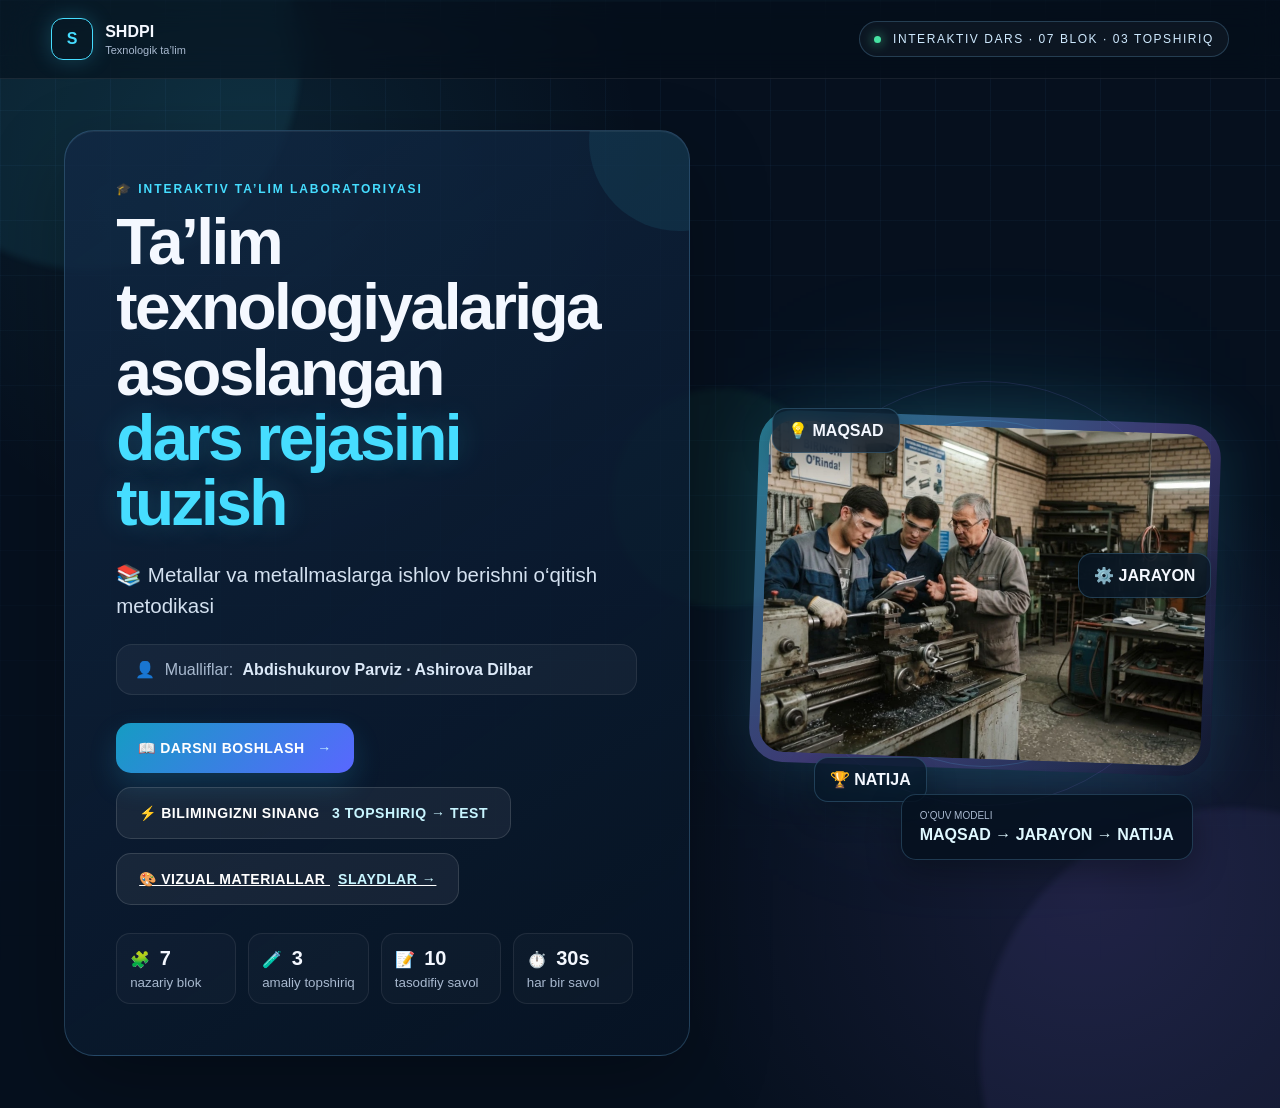
<file: index.html>
<!doctype html>
<html lang="uz">
<head>
<meta charset="UTF-8"><meta name="viewport" content="width=device-width,initial-scale=1.0"><meta name="theme-color" content="#071426"><meta name="description" content="Ta’lim texnologiyalariga asoslangan dars rejasini tuzish — interaktiv dars va test"><meta name="color-scheme" content="dark">
<title>Interaktiv dars — Ta’lim texnologiyalariga asoslangan dars rejasini tuzish</title><link rel="stylesheet" href="style.css">
</head>
<body>
<div class="app-shell">
  <div class="ambient ambient-a"></div><div class="ambient ambient-b"></div><div class="ambient ambient-c"></div><div class="grid-bg"></div><div class="scanline"></div><div id="particles"></div>
  <header class="topbar"><div class="brand"><span class="brand-mark">S</span><div><strong>SHDPI</strong><small>Texnologik ta’lim</small></div></div><div class="live-chip"><span class="pulse-dot"></span> INTERAKTIV DARS · 07 BLOK · 03 TOPSHIRIQ</div></header>
  <main>
    <section id="home" class="screen active">
      <div class="home-layout">
        <div class="hero-copy glass">
          <div class="eyebrow">🎓 INTERAKTIV TA’LIM LABORATORIYASI</div>
          <h1>Ta’lim texnologiyalariga asoslangan <span>dars rejasini tuzish</span></h1>
          <p class="subject">📚 Metallar va metallmaslarga ishlov berishni o‘qitish metodikasi</p>
          <div class="author-box">👤 <span>Mualliflar:</span> <b>Abdishukurov Parviz · Ashirova Dilbar</b></div>
          <div class="home-actions"><button type="button" class="btn btn-primary btn-xl" id="startLessonBtn">📖 DARSNI BOSHLASH <span>→</span></button><button type="button" class="btn btn-secondary btn-xl" id="startTestBtn">⚡ BILIMINGIZNI SINANG <span>3 TOPSHIRIQ → TEST</span></button><a class="btn btn-secondary btn-xl" href="slides.html">🎨 VIZUAL MATERIALLAR <span>SLAYDLAR →</span></a></div>
          <div class="feature-row"><div>🧩 <b>7</b><small>nazariy blok</small></div><div>🧪 <b>3</b><small>amaliy topshiriq</small></div><div>📝 <b>10</b><small>tasodifiy savol</small></div><div>⏱️ <b>30s</b><small>har bir savol</small></div></div>
        </div>
        <div class="hero-visual"><div class="orbit orbit-1"></div><div class="orbit orbit-2"></div><div class="visual-glow"></div><div class="image-frame"><img src="images/interaktiv-dars.webp" alt="Interaktiv dars"></div><div class="floating-tag tag-a">💡 MAQSAD</div><div class="floating-tag tag-b">⚙️ JARAYON</div><div class="floating-tag tag-c">🏆 NATIJA</div><div class="visual-caption"><small>O‘QUV MODELI</small><b>MAQSAD → JARAYON → NATIJA</b></div></div>
      </div>
    </section>

    <section id="lesson" class="screen">
      <div class="lesson-head"><div><div class="eyebrow">🧠 NAZARIY + INTERAKTIV QISM</div><h2 id="slideTitle"></h2></div><div class="slide-count" id="slideCount">01 / 07</div></div>
      <div class="progress"><i id="lessonProgress"></i></div>
      <div class="lesson-layout">
        <aside class="lesson-rail" id="lessonRail"></aside>
        <article class="lesson-card glass"><div class="slide-meta" id="slideLabel"></div><div class="slide-icon" id="slideIcon">🎓</div><p class="slide-text" id="slideText"></p><div class="hint">👇 Tugmalardan birini bosing — batafsil izoh shu yerda ochiladi.</div><div id="slideActions" class="action-grid"></div><div id="slideInfo" class="info-panel hidden"></div></article>
      </div>
      <div class="nav-row"><button type="button" class="btn btn-ghost" id="prevBtn">← ORTGA</button><div class="nav-hint">💡 Interaktiv doskada tugmalarni bosib izohni oching</div><button type="button" class="btn btn-primary" id="nextBtn">KEYINGI →</button></div>
    </section>

    <section id="practice" class="screen">
      <div class="practice-head">
        <div><div class="eyebrow">🧪 AMALIY LABORATORIYA</div><h2>Bilimni amalda sinab ko‘ring</h2><p>3 ta qisqa topshiriq: ketma-ketlik, metod tanlash va dars konstruktori.</p></div>
        <div class="practice-score"><span id="practiceDone">0</span><small>/ 3 bajarildi</small></div>
      </div>
      <div class="practice-progress"><i id="practiceProgress"></i></div>
      <div class="practice-grid">
        <article class="practice-card glass">
          <div class="task-top"><span>01</span><b>🧩 Dars zanjirini tuzing</b></div>
          <p>Mantiqiy ketma-ketlikni tanlang: dars loyihasi qaysi tartibda quriladi?</p>
          <div id="sequenceChoices" class="sequence-list"></div>
          <div class="task-actions"><button class="btn btn-primary" id="sequenceCheck">✓ TEKSHIRISH</button><div id="sequenceFeedback" class="task-feedback"></div></div>
        </article>
        <article class="practice-card glass">
          <div class="task-top"><span>02</span><b>🤝 Metodni tanlang</b></div>
          <p>O‘quvchilar 4 kishilik guruhlarda metallga ishlov berish bosqichlarini muhokama qilib, umumiy yechim taqdim etishadi.</p>
          <div id="scenarioChoices" class="choice-grid"></div>
          <div id="scenarioFeedback" class="task-feedback"></div>
        </article>
        <article class="practice-card glass">
          <div class="task-top"><span>03</span><b>🏗️ Dars konstruktorini yig‘ing</b></div>
          <p>Maqsad — amaliy ko‘nikma. Eng mos faoliyat va baholashni tanlang.</p>
          <div id="constructorChoices" class="constructor-grid"></div>
          <div id="constructorFeedback" class="task-feedback"></div>
        </article>
      </div>
      <div class="practice-nav">
        <button class="btn btn-ghost" id="practiceBackBtn">← NAZARIYAGA</button>
        <button class="btn btn-primary" id="practiceTestBtn" disabled>⚡ TESTGA O‘TISH</button>
      </div>
    </section>

    <section id="test" class="screen">
  <div class="test-top">
    <div><div class="eyebrow">⚡ BILIMNI TEKSHIRISH</div><h2>Test <em>· 10 ta savol</em></h2></div>
    <div class="timer-wrap"><span>VAQT</span><div class="timer" id="timer">30</div></div>
  </div>
  <div class="progress test-progress"><i id="testProgress"></i></div>
  <article class="question-card glass">
    <div class="question-meta"><span>Savol <b id="questionNo">1</b> / 10</span><span class="difficulty" id="difficulty">OSON</span></div>
    <h3 id="questionText">Savol yuklanmoqda...</h3>
    <div class="answers" id="answers"></div>
    <div class="test-actions">
      <span class="mini-tip" id="answerState">👆 Variantni tanlang</span>
      <button type="button" class="btn btn-primary" id="confirmBtn" disabled>JAVOBNI TASDIQLASH →</button>
    </div>
  </article>
</section>
<section id="result" class="screen">
  <div class="result-card glass"><div class="result-icon">🏆</div><div class="eyebrow">TEST YAKUNLANDI</div><h2>Natijangiz</h2><div class="score-ring"><div class="score" id="score">0%</div></div><p id="resultText"></p><div class="result-stats"><div><b id="correctCount">0</b><span>✅ To‘g‘ri</span></div><div><b id="wrongCount">0</b><span>❌ Xato</span></div><div><b id="resultTotal">10</b><span>📋 Jami</span></div></div><div class="result-badge" id="resultBadge">AMALIY + NAZARIY</div><div class="result-actions"><button type="button" class="btn btn-primary" id="retryBtn">↻ QAYTA ISHLASH</button><button type="button" class="btn btn-secondary" id="homeBtn">⌂ BOSH SAHIFA</button></div></div>
</section>
  </main>
</div><script src="script.js?v=20261001-4"></script>
</body></html>
</file>
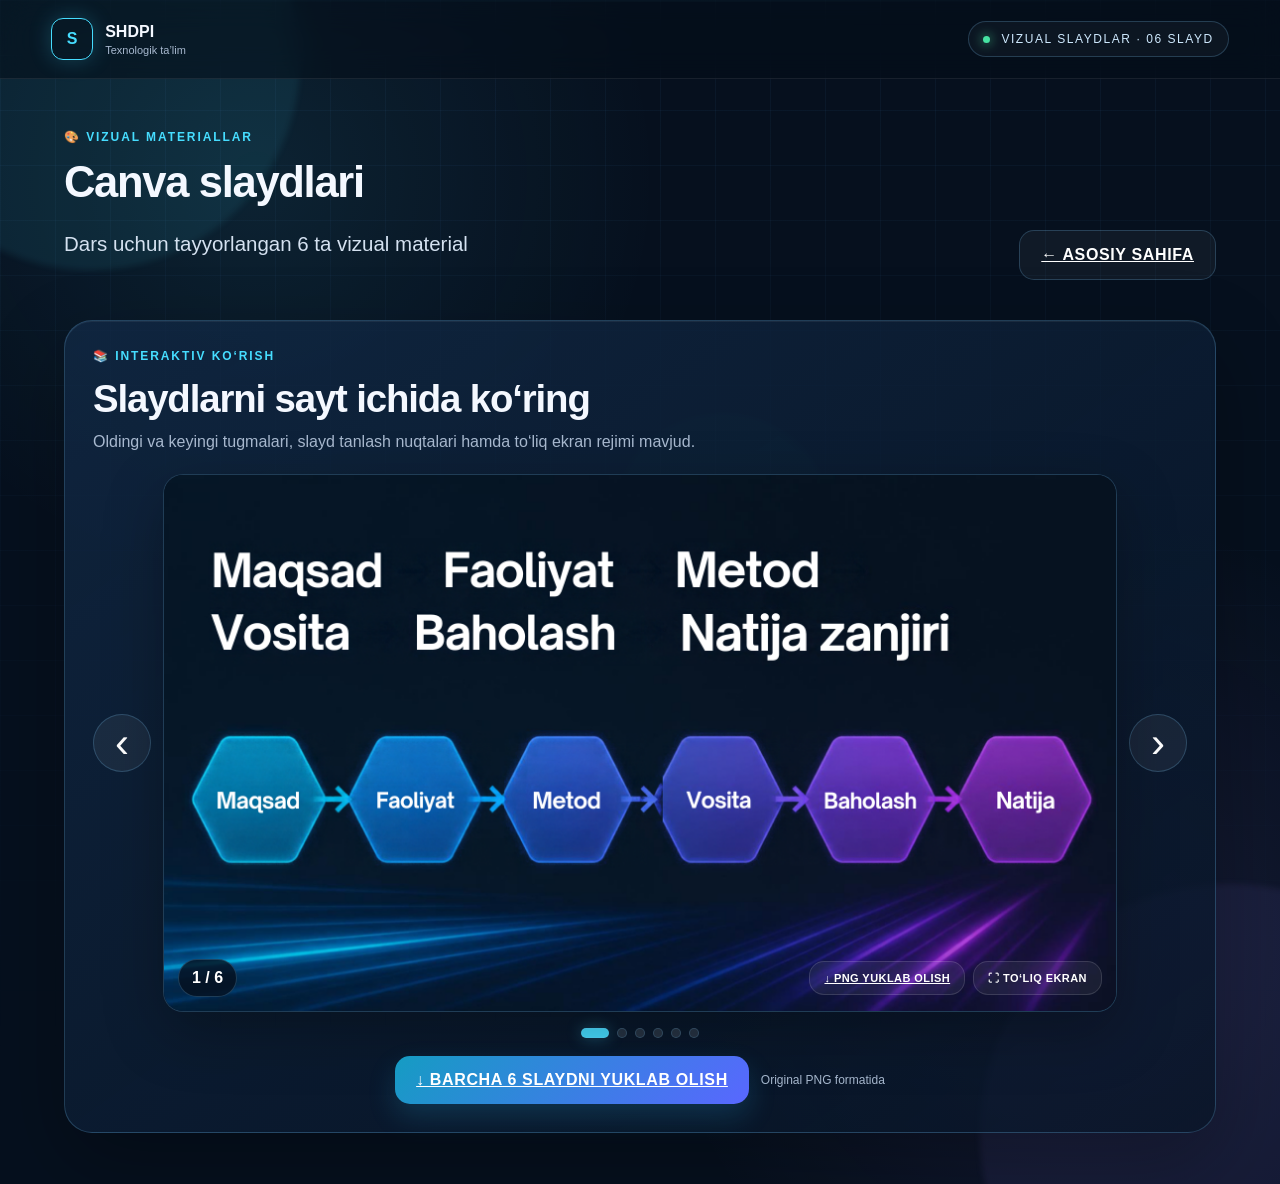
<file: slides.html>
<!doctype html>
<html lang="uz">
<head>
<meta charset="UTF-8">
<meta name="viewport" content="width=device-width,initial-scale=1.0">
<meta name="theme-color" content="#071426">
<meta name="description" content="Interaktiv dars — Canva vizual slaydlari">
<meta name="color-scheme" content="dark">
<title>Vizual slaydlar — Interaktiv dars</title>
<link rel="stylesheet" href="style.css">
</head>
<body>
<div class="app-shell">
  <div class="ambient ambient-a"></div><div class="ambient ambient-b"></div><div class="ambient ambient-c"></div><div class="grid-bg"></div><div class="scanline"></div><div id="particles"></div>
  <header class="topbar">
    <div class="brand"><span class="brand-mark">S</span><div><strong>SHDPI</strong><small>Texnologik ta’lim</small></div></div>
    <div class="live-chip"><span class="pulse-dot"></span> VIZUAL SLAYDLAR · 06 SLAYD</div>
  </header>
  <main>
    <section class="screen active">
      <div class="lesson-head">
        <div><div class="eyebrow">🎨 VIZUAL MATERIALLAR</div><h2>Canva slaydlari</h2><p class="subject">Dars uchun tayyorlangan 6 ta vizual material</p></div>
        <a class="btn btn-ghost" href="index.html">← ASOSIY SAHIFA</a>
      </div>

      <section id="canvaMaterials" class="canva-materials glass">
        <div class="canva-materials-head">
          <div>
            <div class="eyebrow">📚 INTERAKTIV KO‘RISH</div>
            <h2>Slaydlarni sayt ichida ko‘ring</h2>
            <p>Oldingi va keyingi tugmalari, slayd tanlash nuqtalari hamda to‘liq ekran rejimi mavjud.</p>
          </div>
          
        </div>
        <div class="canva-gallery">
          <button type="button" class="gallery-nav gallery-prev" id="canvaPrev" aria-label="Oldingi slayd">‹</button>
          <div class="canva-slide-stage">
            <div class="canva-loading" id="canvaLoading">SLAYD YUKLANMOQDA…</div><img id="canvaSlideImage" src="images/1.webp" alt="Canva slayd 1" decoding="async" fetchpriority="high">
            <div class="canva-slide-overlay"><span id="canvaSlideCounter">1 / 6</span><div class="canva-slide-actions"><a id="canvaDownload" class="btn btn-secondary" href="images/1.png" download>↓ PNG YUKLAB OLISH</a><button type="button" id="canvaFullscreen" class="btn btn-secondary">⛶ TO‘LIQ EKRAN</button></div></div>
          <button type="button" id="canvaExitFullscreen" class="btn btn-secondary canva-exit-fullscreen">✕ YOPISH</button></div>
          <button type="button" class="gallery-nav gallery-next" id="canvaNext" aria-label="Keyingi slayd">›</button>
        </div>
        <div class="canva-dots" id="canvaDots" aria-label="Slaydlar"></div><div class="canva-download-all"><a class="btn btn-primary" href="images/slides.zip" download>↓ BARCHA 6 SLAYDNI YUKLAB OLISH</a><span>Original PNG formatida</span></div>
      </section>
    </section>
  </main>
</div>
<script src="script.js?v=20261001-11"></script>
</body>
</html>
</file>
<file: style.css>
:root{--bg:#06101e;--panel:rgba(10,27,48,.78);--line:rgba(122,204,255,.22);--text:#f4f8ff;--muted:#a8b9cf;--cyan:#46ddff;--violet:#9b7bff;--green:#46e3a2;--red:#ff627c;--gold:#ffd166}*{box-sizing:border-box}html,body{margin:0;min-height:100%;font-family:Inter,Segoe UI,Arial,sans-serif;color:var(--text);background:var(--bg)}body{overflow-x:hidden}.app-shell{min-height:100vh;position:relative;overflow:hidden;background:radial-gradient(circle at 20% 15%,rgba(70,221,255,.09),transparent 28%),radial-gradient(circle at 85% 80%,rgba(155,123,255,.11),transparent 30%),#06101e}.grid-bg{pointer-events:none;position:absolute;inset:0;background-image:linear-gradient(rgba(100,180,255,.055) 1px,transparent 1px),linear-gradient(90deg,rgba(100,180,255,.055) 1px,transparent 1px);background-size:55px 55px;mask-image:linear-gradient(to bottom,black,transparent 90%);animation:gridMove 16s linear infinite}.scanline{pointer-events:none;position:absolute;left:0;right:0;height:2px;background:linear-gradient(90deg,transparent,var(--cyan),transparent);opacity:.12;animation:scan 7s linear infinite}.ambient{position:absolute;border-radius:50%;filter:blur(3px);pointer-events:none}.ambient-a{width:420px;height:420px;background:rgba(70,221,255,.08);top:-150px;left:-120px;animation:float 9s ease-in-out infinite}.ambient-b{width:500px;height:500px;background:rgba(155,123,255,.08);right:-200px;bottom:-200px;animation:float 12s ease-in-out infinite reverse}.ambient-c{width:220px;height:220px;background:rgba(70,227,162,.05);right:35%;top:35%;animation:pulse 5s ease-in-out infinite}.topbar{position:relative;z-index:5;display:flex;justify-content:space-between;align-items:center;padding:18px clamp(20px,4vw,70px);border-bottom:1px solid rgba(255,255,255,.08);background:rgba(4,13,25,.55);backdrop-filter:blur(16px)}.brand{display:flex;gap:12px;align-items:center}.brand-mark{display:grid;place-items:center;width:42px;height:42px;border:1px solid var(--cyan);border-radius:12px;color:var(--cyan);font-weight:900;box-shadow:0 0 22px rgba(70,221,255,.22)}.brand strong,.brand small{display:block}.brand small{font-size:11px;color:var(--muted);margin-top:3px}.live-chip{font-size:12px;letter-spacing:.13em;color:#cfeaff;border:1px solid var(--line);padding:10px 14px;border-radius:999px;background:rgba(255,255,255,.035)}.pulse-dot{display:inline-block;width:7px;height:7px;background:var(--green);border-radius:50%;margin-right:7px;box-shadow:0 0 12px var(--green);animation:pulse 1.5s infinite}main{position:relative;z-index:2}.screen{display:none;min-height:calc(100vh - 79px);padding:clamp(25px,4vw,58px) clamp(20px,5vw,90px);animation:screenIn .55s ease both}.screen.active{display:block}.home-layout{max-width:1400px;margin:auto;display:grid;grid-template-columns:1.15fr .85fr;gap:clamp(35px,5vw,90px);align-items:center;min-height:calc(100vh - 170px)}.glass{background:linear-gradient(145deg,rgba(17,40,68,.82),rgba(7,20,37,.72));border:1px solid var(--line);box-shadow:0 30px 80px rgba(0,0,0,.28),inset 0 1px rgba(255,255,255,.06);backdrop-filter:blur(18px)}.hero-copy{padding:clamp(28px,4vw,55px);border-radius:30px;position:relative;overflow:hidden}.hero-copy:before{content:'';position:absolute;width:180px;height:180px;border-radius:50%;right:-80px;top:-80px;background:rgba(70,221,255,.08);animation:pulse 4s infinite}.eyebrow{font-size:12px;font-weight:800;letter-spacing:.16em;color:var(--cyan);margin-bottom:14px}.hero-copy h1{font-size:clamp(38px,5vw,74px);line-height:1.02;margin:0 0 22px;letter-spacing:-.04em}.hero-copy h1 span{display:block;color:var(--cyan);text-shadow:0 0 28px rgba(70,221,255,.2)}.subject{font-size:clamp(16px,1.6vw,21px);color:#d4e1f0;line-height:1.55;max-width:760px}.author-box{margin:22px 0;padding:15px 18px;border-radius:16px;background:rgba(255,255,255,.045);border:1px solid rgba(255,255,255,.08);color:#dce9f8}.author-box span{color:var(--muted);margin:0 5px}.home-actions{display:flex;flex-wrap:wrap;gap:14px;margin-top:28px}.btn{border:0;color:white;border-radius:15px;padding:15px 21px;font-weight:900;letter-spacing:.04em;cursor:pointer;transition:.22s;position:relative;overflow:hidden}.btn:before{content:'';position:absolute;inset:0;transform:translateX(-110%);background:linear-gradient(90deg,transparent,rgba(255,255,255,.18),transparent);transition:.5s}.btn:hover:before{transform:translateX(110%)}.btn:hover{transform:translateY(-3px) scale(1.015)}.btn:active{transform:scale(.98)}.btn:disabled{opacity:.35;cursor:not-allowed;transform:none}.btn-primary{background:linear-gradient(135deg,#159cc3,#5967ff);box-shadow:0 12px 28px rgba(41,164,220,.2)}.btn-secondary{background:rgba(255,255,255,.06);border:1px solid rgba(255,255,255,.13)}.btn-ghost{background:rgba(255,255,255,.045);border:1px solid var(--line)}.btn-xl{padding:17px 22px;font-size:14px}.btn-xl span{margin-left:8px;color:#c8f5ff}.feature-row{display:flex;gap:12px;margin-top:28px}.feature-row div{min-width:120px;padding:13px;border:1px solid rgba(255,255,255,.08);border-radius:14px;background:rgba(255,255,255,.025)}.feature-row b{font-size:20px;margin:0 5px}.feature-row small{display:block;color:var(--muted);margin-top:5px}.hero-visual{position:relative;min-height:580px;display:grid;place-items:center}.image-frame{width:min(100%,570px);padding:10px;border-radius:34px;background:linear-gradient(135deg,rgba(70,221,255,.5),rgba(155,123,255,.35),transparent);box-shadow:0 0 70px rgba(70,221,255,.14);transform:rotate(2deg);animation:heroFloat 5s ease-in-out infinite}.image-frame img{width:100%;display:block;border-radius:25px;aspect-ratio:4/3;object-fit:cover;background:#0a1a2c}.visual-glow{position:absolute;width:65%;height:65%;background:rgba(70,221,255,.12);filter:blur(70px);animation:pulse 5s infinite}.orbit{position:absolute;border:1px solid rgba(70,221,255,.17);border-radius:50%;width:75%;aspect-ratio:1;animation:spin 18s linear infinite}.orbit-2{width:92%;border-color:rgba(155,123,255,.13);animation-duration:25s;animation-direction:reverse}.floating-tag{position:absolute;padding:12px 15px;border:1px solid var(--line);border-radius:14px;background:rgba(7,22,39,.78);backdrop-filter:blur(10px);font-weight:800;box-shadow:0 10px 30px rgba(0,0,0,.25);animation:tagFloat 4s ease-in-out infinite}.tag-a{left:4%;top:18%}.tag-b{right:1%;top:43%;animation-delay:-1.3s}.tag-c{left:13%;bottom:14%;animation-delay:-2.4s}.visual-caption{position:absolute;right:5%;bottom:4%;padding:15px 18px;border-radius:15px;background:rgba(5,17,31,.86);border:1px solid var(--line);box-shadow:0 12px 35px #0005}.visual-caption small,.visual-caption b{display:block}.visual-caption small{color:var(--muted);font-size:10px}.visual-caption b{margin-top:5px;color:#dff8ff}.lesson-head,.test-top{max-width:1250px;margin:0 auto 16px;display:flex;justify-content:space-between;align-items:end}.lesson-head h2,.test-top h2{font-size:clamp(28px,3.4vw,52px);margin:0;letter-spacing:-.03em}.lesson-head h2{max-width:900px}.slide-count{font-size:20px;font-weight:900;color:var(--cyan)}.progress{max-width:1250px;margin:0 auto 28px;height:8px;border-radius:99px;background:rgba(255,255,255,.07);overflow:hidden}.progress i{display:block;height:100%;width:0;background:linear-gradient(90deg,var(--cyan),var(--violet));box-shadow:0 0 18px rgba(70,221,255,.5);transition:width .5s}.lesson-layout{max-width:1250px;margin:auto;display:grid;grid-template-columns:130px 1fr;gap:22px}.lesson-rail{display:flex;flex-direction:column;gap:9px}.rail-dot{padding:13px;border-radius:14px;border:1px solid rgba(255,255,255,.08);background:rgba(255,255,255,.025);color:var(--muted);cursor:pointer;transition:.2s;font-weight:900}.rail-dot:hover,.rail-dot.active{color:white;border-color:var(--cyan);background:rgba(70,221,255,.09);transform:translateX(5px);box-shadow:0 0 20px rgba(70,221,255,.1)}.lesson-card{border-radius:28px;padding:clamp(25px,4vw,48px);min-height:500px;position:relative;overflow:hidden}.slide-meta{display:inline-flex;padding:8px 12px;border-radius:99px;background:rgba(70,221,255,.08);color:var(--cyan);font-size:12px;font-weight:900;letter-spacing:.1em}.slide-icon{font-size:48px;margin:20px 0 6px;animation:iconPop .5s ease}.slide-text{font-size:clamp(18px,1.8vw,25px);line-height:1.65;color:#dbe7f5;max-width:1000px;margin:0}.hint{margin:18px 0;color:#91a8c0;font-size:14px}.action-grid{display:grid;grid-template-columns:repeat(auto-fit,minmax(180px,1fr));gap:13px;margin-top:22px}.action-btn{padding:18px;text-align:left;border-radius:17px;border:1px solid rgba(255,255,255,.1);background:linear-gradient(145deg,rgba(255,255,255,.055),rgba(255,255,255,.02));color:white;font-size:16px;font-weight:900;cursor:pointer;transition:.22s}.action-btn:hover{border-color:var(--cyan);transform:translateY(-4px);box-shadow:0 12px 30px rgba(70,221,255,.1)}.action-btn.active{border-color:var(--cyan);background:linear-gradient(135deg,rgba(70,221,255,.16),rgba(155,123,255,.1));box-shadow:0 0 25px rgba(70,221,255,.1)}.info-panel{margin-top:18px;padding:23px;border-radius:19px;border:1px solid rgba(70,221,255,.28);background:linear-gradient(135deg,rgba(70,221,255,.08),rgba(155,123,255,.07));animation:infoIn .35s ease}.info-title{font-size:18px;font-weight:900;color:#fff;margin-bottom:9px}.info-panel p{margin:0;color:#d8e6f5;line-height:1.7;font-size:16px}.info-points{margin:13px 0 0;padding-left:20px;color:#c7d8eb;line-height:1.8}.nav-row{max-width:1250px;margin:22px auto 0;display:flex;align-items:center;justify-content:space-between;gap:15px}.nav-hint{color:#8298af;font-size:13px;text-align:center}.test-top{align-items:center}.test-top h2{font-size:clamp(32px,4vw,55px)}.test-top h2 em{font-size:.5em;color:var(--muted);font-style:normal}.timer-wrap{display:flex;align-items:center;gap:10px;color:var(--muted);font-size:10px;font-weight:900;letter-spacing:.12em}.timer{display:grid;place-items:center;width:76px;height:76px;border-radius:50%;font-size:25px;font-weight:1000;border:3px solid var(--cyan);box-shadow:0 0 28px rgba(70,221,255,.16);animation:timerPulse 2s infinite}.timer.warning{color:#fff;border-color:var(--red);box-shadow:0 0 30px rgba(255,98,124,.35);animation:dangerPulse .55s infinite}.test-progress{margin-bottom:28px}.question-card{max-width:1100px;margin:0 auto;padding:clamp(25px,4vw,48px);border-radius:30px}.question-meta{display:flex;justify-content:space-between;align-items:center;color:#91a8c0}.difficulty{display:inline-flex;padding:8px 12px;border-radius:99px;font-size:11px;font-weight:1000;letter-spacing:.12em;background:rgba(255,209,102,.1);border:1px solid rgba(255,209,102,.25);color:var(--gold)}.question-card h3{font-size:clamp(24px,3vw,40px);line-height:1.3;margin:24px 0 28px}.answers{display:grid;grid-template-columns:1fr 1fr;gap:15px}.answer{display:grid;grid-template-columns:48px 1fr;align-items:center;text-align:left;min-height:80px;padding:12px 16px;border-radius:17px;border:1px solid rgba(255,255,255,.1);background:rgba(255,255,255,.035);color:white;cursor:pointer;transition:.2s;font-size:16px;line-height:1.4}.answer:hover{border-color:rgba(70,221,255,.55);transform:translateY(-3px)}.answer.selected{border-color:var(--cyan);background:rgba(70,221,255,.11);box-shadow:0 0 22px rgba(70,221,255,.1)}.answer.correct{border-color:var(--green);background:rgba(70,227,162,.12)}.answer.wrong{border-color:var(--red);background:rgba(255,98,124,.1)}.answer-key{display:grid;place-items:center;width:36px;height:36px;border-radius:11px;background:rgba(255,255,255,.08);font-weight:1000;color:var(--cyan)}.test-actions{display:flex;align-items:center;justify-content:space-between;gap:20px;margin-top:25px}.mini-tip{color:#91a8c0;font-size:13px}.result-card{max-width:700px;margin:7vh auto 0;padding:50px;text-align:center;border-radius:32px}.result-icon{font-size:70px;animation:iconPop .7s ease}.result-card h2{font-size:45px;margin:7px 0}.score-ring{margin:25px auto;width:190px;height:190px;border-radius:50%;display:grid;place-items:center;background:conic-gradient(var(--cyan) var(--score,0%),rgba(255,255,255,.08) 0);box-shadow:0 0 55px rgba(70,221,255,.12)}.score-ring:before{content:'';position:absolute;width:155px;height:155px;border-radius:50%;background:#0b1c31}.score{position:relative;font-size:42px;font-weight:1000}.result-card p{color:#b8c9db;font-size:17px;line-height:1.6}.result-stats{display:grid;grid-template-columns:repeat(3,1fr);gap:10px;margin:25px 0}.result-stats div{padding:15px;border-radius:14px;background:rgba(255,255,255,.04)}.result-stats b,.result-stats span{display:block}.result-stats b{font-size:28px}.result-stats span{color:var(--muted);font-size:12px;margin-top:4px}.result-actions{display:flex;justify-content:center;gap:12px}#particles{position:absolute;inset:0;pointer-events:none;z-index:1}.particle{position:absolute;z-index:1;width:3px;height:3px;border-radius:50%;background:var(--cyan);box-shadow:0 0 9px var(--cyan);bottom:-10px;animation:particleRise linear infinite;opacity:.5}.confetti{position:fixed;z-index:99;width:9px;height:14px;border-radius:2px;animation:confettiFly 1.8s cubic-bezier(.2,.8,.2,1) forwards}@keyframes gridMove{to{background-position:55px 55px}}@keyframes scan{from{top:-2px}to{top:100%}}@keyframes float{50%{transform:translate(30px,25px)}}@keyframes pulse{50%{transform:scale(1.12);opacity:.7}}@keyframes spin{to{transform:rotate(360deg)}}@keyframes heroFloat{50%{transform:rotate(-1deg) translateY(-12px)}}@keyframes tagFloat{50%{transform:translateY(-12px) rotate(1deg)}}@keyframes screenIn{from{opacity:0;transform:translateY(18px)}to{opacity:1;transform:none}}@keyframes iconPop{from{transform:scale(.6) rotate(-10deg);opacity:0}to{transform:none;opacity:1}}@keyframes infoIn{from{opacity:0;transform:translateY(12px);max-height:0}to{opacity:1;transform:none;max-height:500px}}@keyframes timerPulse{50%{transform:scale(1.04)}}@keyframes dangerPulse{50%{transform:scale(1.1)}}@keyframes particleRise{from{transform:translateY(0) translateX(0);opacity:0}10%{opacity:.5}to{transform:translateY(-110vh) translateX(90px);opacity:0}}@keyframes confettiFly{to{transform:translate(var(--x),var(--y)) rotate(720deg);opacity:0}}@media(max-width:900px){.home-layout{grid-template-columns:1fr}.hero-visual{min-height:400px}.lesson-layout{grid-template-columns:1fr}.lesson-rail{display:grid;grid-template-columns:repeat(7,1fr)}.rail-dot{font-size:0;text-align:center}.rail-dot:after{content:'•';font-size:18px}.rail-dot.active:after{content:'●'}.answers{grid-template-columns:1fr}.live-chip{display:none}.hero-copy h1{font-size:43px}.screen{padding:25px 16px}}@media(max-width:600px){.topbar{padding:12px 15px}.hero-visual{min-height:310px}.floating-tag{font-size:11px;padding:9px}.visual-caption{display:none}.feature-row{display:grid;grid-template-columns:1fr 1fr 1fr}.feature-row div{min-width:0}.lesson-card{min-height:auto}.nav-hint{display:none}.nav-row .btn{padding:13px}.test-actions{flex-direction:column;align-items:stretch}.result-card{padding:30px 18px}.result-actions{flex-direction:column}.result-stats b{font-size:23px}.timer{width:60px;height:60px}.question-card h3{font-size:25px}}@media(prefers-reduced-motion:reduce){*,*:before,*:after{animation-duration:.01ms!important;animation-iteration-count:1!important;scroll-behavior:auto!important}}

/* V7 — interaktiv doska, touch va ekran moslashuvi */
html{scroll-behavior:smooth;-webkit-text-size-adjust:100%}
button{font-family:inherit;-webkit-tap-highlight-color:transparent;touch-action:manipulation}
img{max-width:100%;height:auto}
.screen{width:100%;overflow:visible}
.hero-copy,.lesson-card,.question-card,.result-card{will-change:transform}
.btn,.action-btn,.answer,.rail-dot{touch-action:manipulation;user-select:none;-webkit-user-select:none}
.btn:focus-visible,.action-btn:focus-visible,.answer:focus-visible,.rail-dot:focus-visible{outline:3px solid rgba(70,221,255,.65);outline-offset:3px}
.action-btn{min-height:68px}
.info-panel{max-height:42vh;overflow:auto;overscroll-behavior:contain}
.info-title{font-size:clamp(18px,2vw,24px)}
.info-panel p,.info-points{font-size:clamp(15px,1.45vw,18px)}
.lesson-card{max-height:calc(100vh - 245px);overflow:auto;overscroll-behavior:contain}
.lesson-layout{min-height:0}
.rail-dot{min-height:48px}

@media (min-width:1400px) and (min-height:800px){
  .screen{padding-top:clamp(34px,4vh,58px);padding-bottom:clamp(28px,4vh,52px)}
  .home-layout{min-height:calc(100vh - 150px)}
  .lesson-card{max-height:calc(100vh - 250px)}
  .action-btn{min-height:76px;font-size:17px}
}

@media (max-width:1200px){
  .home-layout{gap:35px}
  .hero-copy h1{font-size:clamp(36px,5vw,58px)}
  .lesson-card{max-height:none}
  .lesson-layout{align-items:start}
}

@media (max-width:900px){
  .screen{min-height:calc(100vh - 67px);padding:24px 18px 30px}
  .home-layout{min-height:auto}
  .lesson-head{gap:12px}
  .lesson-head h2{font-size:clamp(26px,6vw,40px)}
  .lesson-card{padding:24px 20px}
  .action-grid{grid-template-columns:repeat(2,minmax(0,1fr))}
  .nav-row{position:sticky;bottom:10px;z-index:8;padding:10px;border-radius:18px;background:rgba(4,13,25,.82);backdrop-filter:blur(14px);border:1px solid rgba(122,204,255,.16)}
}

@media (max-width:600px){
  .screen{padding:18px 12px 24px}
  .topbar{min-height:60px}
  .brand-mark{width:36px;height:36px}
  .brand strong{font-size:14px}
  .hero-copy{padding:23px 18px;border-radius:23px}
  .hero-copy h1{font-size:clamp(32px,9vw,44px)}
  .subject{font-size:15px}
  .author-box{font-size:13px;line-height:1.55}
  .home-actions{display:grid;grid-template-columns:1fr}
  .btn-xl{width:100%;min-height:58px}
  .hero-visual{min-height:280px}
  .lesson-head{align-items:flex-start}
  .slide-count{white-space:nowrap}
  .lesson-rail{gap:5px}
  .rail-dot{min-height:42px;padding:6px 2px}
  .action-grid{grid-template-columns:1fr;gap:10px}
  .action-btn{min-height:62px;font-size:15px}
  .info-panel{max-height:48vh;padding:18px}
  .nav-row{gap:8px}
  .nav-row .btn{flex:1;min-height:50px;padding:12px 9px;font-size:12px}
  .test-top{gap:10px}
  .test-top h2{font-size:32px}
  .question-card{padding:21px 15px;border-radius:22px}
  .question-card h3{font-size:23px;line-height:1.3}
  .answers{gap:10px}
  .answer{min-height:70px;font-size:15px;grid-template-columns:40px 1fr}
  .answer-key{width:32px;height:32px}
  .timer{width:58px;height:58px;font-size:21px}
  .result-card{margin:2vh auto 0;padding:28px 16px}
}

@media (orientation:landscape) and (max-height:600px){
  .topbar{padding:8px 18px}
  .screen{padding:14px 24px 20px}
  .home-layout{grid-template-columns:1.2fr .8fr;gap:25px}
  .hero-copy{padding:20px}
  .hero-copy h1{font-size:34px}
  .hero-visual{min-height:270px}
  .lesson-card{padding:18px 20px}
  .lesson-card .slide-text{margin:8px 0}
  .hint{margin:9px 0}
  .action-grid{gap:8px;margin-top:12px}
  .action-btn{min-height:48px;padding:11px;font-size:13px}
  .info-panel{margin-top:10px;padding:14px;max-height:30vh}
  .nav-row{margin-top:10px}
}

@media (min-width:1900px){
  .app-shell{font-size:1.04em}
  .screen{padding-left:5vw;padding-right:5vw}
}

@media (prefers-reduced-motion:reduce){
  .btn:hover,.action-btn:hover,.answer:hover{transform:none}
}
.tap-pulse{animation:tapPulse .28s ease}
@keyframes tapPulse{50%{filter:brightness(1.22);box-shadow:0 0 28px rgba(70,221,255,.24)}}

/* V8 — mobil scroll tuzatildi: asosiy sahifa tabiiy ravishda tepaga-pastga suriladi. */
html, body {
  min-height: 100%;
  overflow-x: hidden;
  overflow-y: auto;
  -webkit-overflow-scrolling: touch;
}

@media (max-width: 900px) {
  .app-shell {
    min-height: 100svh;
    overflow: visible;
  }

  .screen {
    overflow: visible;
    min-height: auto;
  }

  .lesson-card {
    max-height: none;
    overflow: visible;
    overscroll-behavior: auto;
  }

  .info-panel {
    max-height: none;
    overflow: visible;
    overscroll-behavior: auto;
  }
}

@media (max-width: 600px) {
  body {
    touch-action: pan-y pinch-zoom;
  }

  .app-shell {
    overflow: visible;
  }

  .screen {
    overflow: visible;
  }

  .lesson-card,
  .info-panel {
    overflow: visible;
    max-height: none;
  }
}


/* V8 — Amaliy laboratoriya */
.practice-head{max-width:1250px;margin:0 auto 16px;display:flex;justify-content:space-between;align-items:end;gap:20px}
.practice-head h2{font-size:clamp(30px,4vw,52px);margin:0 0 8px;letter-spacing:-.03em}
.practice-head p{margin:0;color:var(--muted);font-size:16px}
.practice-score{min-width:130px;text-align:center;padding:14px 18px;border:1px solid var(--line);border-radius:18px;background:rgba(255,255,255,.04)}
.practice-score span{font-size:34px;font-weight:1000;color:var(--cyan)}
.practice-score small{display:block;color:var(--muted)}
.practice-progress{max-width:1250px;height:8px;margin:0 auto 26px;border-radius:99px;background:rgba(255,255,255,.07);overflow:hidden}
.practice-progress i{display:block;width:0;height:100%;background:linear-gradient(90deg,var(--cyan),var(--green));transition:width .45s}
.practice-grid{max-width:1250px;margin:auto;display:grid;grid-template-columns:repeat(3,1fr);gap:18px}
.practice-card{border-radius:25px;padding:24px;min-height:420px}
.task-top{display:flex;align-items:center;gap:12px;margin-bottom:15px}
.task-top span{display:grid;place-items:center;width:38px;height:38px;border-radius:12px;background:rgba(70,221,255,.1);border:1px solid var(--line);color:var(--cyan);font-weight:1000}
.task-top b{font-size:18px}
.practice-card>p{color:#b8c9db;line-height:1.55;min-height:74px}
.sequence-list{display:grid;gap:9px}
.sequence-item{padding:14px;border-radius:14px;border:1px solid rgba(255,255,255,.1);background:rgba(255,255,255,.035);cursor:pointer;font-weight:800;transition:.2s;user-select:none}
.sequence-item:hover{border-color:var(--cyan);transform:translateX(3px)}
.sequence-item.selected{border-color:var(--cyan);background:rgba(70,221,255,.12)}
.sequence-item.correct-pos{border-color:var(--green);background:rgba(70,227,162,.12)}
.choice-grid{display:grid;gap:10px}
.task-choice{padding:15px;border-radius:14px;border:1px solid rgba(255,255,255,.1);background:rgba(255,255,255,.035);color:#fff;text-align:left;font-weight:800;cursor:pointer;transition:.2s}
.task-choice:hover,.task-choice.selected{border-color:var(--cyan);background:rgba(70,221,255,.1);transform:translateY(-2px)}
.task-choice.correct{border-color:var(--green);background:rgba(70,227,162,.12)}
.task-choice.wrong{border-color:var(--red);background:rgba(255,98,124,.1)}
.constructor-grid{display:grid;gap:11px}
.constructor-row{display:grid;grid-template-columns:90px 1fr;gap:8px;align-items:center}
.constructor-row label{font-size:11px;color:var(--muted);font-weight:900;text-transform:uppercase}
.constructor-row select{width:100%;padding:13px;border-radius:13px;border:1px solid rgba(255,255,255,.12);background:#0b2038;color:#fff;font:inherit;outline:none}
.constructor-row select:focus{border-color:var(--cyan)}
.task-actions{margin-top:18px;display:flex;gap:10px;align-items:center;flex-wrap:wrap}
.task-actions .btn{padding:12px 15px;font-size:12px}
.task-feedback{margin-top:14px;min-height:22px;color:var(--muted);font-size:13px;line-height:1.45}
.task-feedback.ok{color:var(--green)}.task-feedback.bad{color:var(--red)}
.practice-nav{max-width:1250px;margin:22px auto 0;display:flex;justify-content:space-between;gap:12px}
.result-badge{display:inline-block;padding:8px 13px;border:1px solid var(--line);border-radius:99px;color:var(--cyan);font-size:11px;font-weight:900;letter-spacing:.1em}
@media(max-width:1000px){.practice-grid{grid-template-columns:1fr}.practice-card{min-height:auto}.practice-head{align-items:flex-start}.feature-row{flex-wrap:wrap}}
@media(max-width:600px){.practice-head{display:block}.practice-score{margin-top:15px}.practice-card{padding:19px}.constructor-row{grid-template-columns:1fr}.practice-nav{flex-direction:column}.practice-nav .btn{width:100%}}


/* V9 — Canva vizual materiallarini sayt ichida ko‘rsatish */
.canva-materials{max-width:1400px;margin:40px auto 0;padding:28px;border-radius:28px}
.canva-materials-head{display:flex;justify-content:space-between;align-items:center;gap:24px;margin-bottom:20px}
.canva-materials-head h2{margin:0 0 8px;font-size:clamp(25px,3vw,40px);letter-spacing:-.03em}
.canva-materials-head p{margin:0;color:var(--muted);line-height:1.6;max-width:850px}
.canva-frame-wrap{position:relative;width:100%;aspect-ratio:16/9;overflow:hidden;border-radius:20px;border:1px solid var(--line);background:#071426;box-shadow:0 20px 60px rgba(0,0,0,.28)}
.canva-frame-wrap iframe{display:block;width:100%;height:100%;border:0}
@media(max-width:700px){
  .canva-materials{margin-top:25px;padding:16px;border-radius:20px}
  .canva-materials-head{display:block}
  .canva-materials-head .btn{width:100%;margin-top:15px}
  .canva-frame-wrap{aspect-ratio:9/16;min-height:500px}
}


/* V10 — Canva slayd galereyasi */
.canva-materials{max-width:1400px;margin:40px auto 0;padding:28px;border-radius:28px}
.canva-materials-head{display:flex;justify-content:space-between;align-items:center;gap:24px;margin-bottom:20px}
.canva-materials-head h2{margin:0 0 8px;font-size:clamp(25px,3vw,40px);letter-spacing:-.03em}
.canva-materials-head p{margin:0;color:var(--muted);line-height:1.6;max-width:850px}
.canva-gallery{display:grid;grid-template-columns:58px 1fr 58px;gap:12px;align-items:center}
.canva-loading{position:absolute;inset:0;display:grid;place-items:center;background:rgba(3,12,24,.72);backdrop-filter:blur(4px);color:var(--cyan);font-weight:900;letter-spacing:.08em;z-index:3;opacity:0;pointer-events:none;transition:.2s}.canva-loading.show{opacity:1}.canva-slide-actions{display:flex;gap:8px;align-items:center}.canva-exit-fullscreen{display:none;position:absolute;top:20px;right:20px;z-index:5;padding:10px 14px;font-size:11px}.canva-slide-stage:fullscreen .canva-exit-fullscreen{display:inline-flex}.canva-download-all{display:flex;justify-content:center;align-items:center;gap:12px;margin-top:18px;flex-wrap:wrap}.canva-download-all span{font-size:12px;color:var(--muted)}.canva-slide-stage{position:relative;overflow:hidden;border-radius:20px;border:1px solid var(--line);background:#071426;box-shadow:0 20px 60px rgba(0,0,0,.28)}
.canva-slide-stage img{display:block;width:100%;aspect-ratio:16/9;object-fit:cover;transition:opacity .22s,transform .35s}
.canva-slide-stage.changing img{opacity:.25;transform:scale(.985)}
.canva-slide-overlay{position:absolute;left:14px;right:14px;bottom:14px;display:flex;justify-content:space-between;align-items:center;gap:12px;pointer-events:none}
.canva-slide-overlay span{padding:9px 13px;border-radius:999px;background:rgba(5,17,31,.82);border:1px solid var(--line);font-weight:900;color:#fff}
.canva-slide-overlay .btn{pointer-events:auto;padding:10px 14px;font-size:11px}
.gallery-nav{width:58px;height:58px;border-radius:50%;border:1px solid var(--line);background:rgba(255,255,255,.06);color:#fff;font-size:42px;line-height:1;cursor:pointer;transition:.2s}
.gallery-nav:hover{border-color:var(--cyan);background:rgba(70,221,255,.12);transform:scale(1.06)}
.gallery-nav:disabled{opacity:.35;cursor:not-allowed}
.canva-dots{display:flex;justify-content:center;gap:8px;margin-top:16px}
.canva-dot{width:10px;height:10px;border-radius:50%;border:1px solid var(--line);background:rgba(255,255,255,.12);cursor:pointer;padding:0;transition:.2s}
.canva-dot.active{width:28px;border-radius:99px;background:var(--cyan);box-shadow:0 0 15px rgba(70,221,255,.35)}
.canva-slide-stage:fullscreen{display:grid;place-items:center;background:#020914;padding:25px}
.canva-slide-stage:fullscreen img{width:100%;height:100%;aspect-ratio:auto;object-fit:contain}
.canva-slide-stage:fullscreen .canva-slide-overlay{bottom:25px}
@media(max-width:700px){
 .canva-materials{margin-top:25px;padding:16px;border-radius:20px}
 .canva-materials-head{display:block}
 .canva-materials-head .btn{width:100%;margin-top:15px}
 .canva-gallery{grid-template-columns:42px 1fr 42px;gap:6px}
 .gallery-nav{width:42px;height:42px;font-size:30px}
 .canva-slide-overlay{left:8px;right:8px;bottom:8px}
 .canva-slide-overlay .btn{display:none}
 .canva-slide-overlay span{font-size:11px;padding:7px 10px}
}

/* V11 — haqiqiy taqdimot rejimi */
.canva-slide-stage{position:relative;isolation:isolate}
.canva-slide-stage:fullscreen{width:100vw;height:100vh;margin:0;padding:0;border:0;border-radius:0;background:#000;display:grid;place-items:center;overflow:hidden}
.canva-slide-stage:-webkit-full-screen{width:100vw;height:100vh;margin:0;padding:0;border:0;border-radius:0;background:#000;display:grid;place-items:center;overflow:hidden}
.canva-slide-stage:fullscreen #canvaSlideImage,.canva-slide-stage:-webkit-full-screen #canvaSlideImage{width:100vw;height:100vh;max-width:none;max-height:none;object-fit:contain;background:#000}
.canva-slide-stage:fullscreen .canva-slide-overlay,.canva-slide-stage:-webkit-full-screen .canva-slide-overlay{z-index:20;position:absolute;left:0;right:0;bottom:0;padding:18px 22px;background:linear-gradient(transparent,rgba(0,0,0,.78));opacity:0;transition:opacity .25s}
.canva-slide-stage:fullscreen:hover .canva-slide-overlay,.canva-slide-stage:-webkit-full-screen:hover .canva-slide-overlay{opacity:1}
.canva-slide-stage:fullscreen .canva-slide-actions .btn:first-child,.canva-slide-stage:-webkit-full-screen .canva-slide-actions .btn:first-child{display:none}
.canva-exit-fullscreen{display:none!important;position:absolute;right:18px;top:18px;z-index:30}
.canva-slide-stage:fullscreen .canva-exit-fullscreen,.canva-slide-stage:-webkit-full-screen .canva-exit-fullscreen{display:block!important;opacity:.82}
.canva-slide-stage:fullscreen .canva-loading,.canva-slide-stage:-webkit-full-screen .canva-loading{z-index:40}
.canva-present-hit{display:none}
.canva-slide-stage:fullscreen .canva-present-hit,.canva-slide-stage:-webkit-full-screen .canva-present-hit{display:block;position:absolute;top:0;bottom:0;width:35%;z-index:15;background:transparent;border:0;cursor:pointer}
.canva-present-hit.prev{left:0}.canva-present-hit.next{right:0}
@media(max-width:700px){
  .canva-slide-stage:fullscreen .canva-slide-overlay,.canva-slide-stage:-webkit-full-screen .canva-slide-overlay{opacity:1}
  .canva-slide-stage:fullscreen .canva-slide-actions .btn,.canva-slide-stage:-webkit-full-screen .canva-slide-actions .btn{padding:11px 14px}
}
</file>
